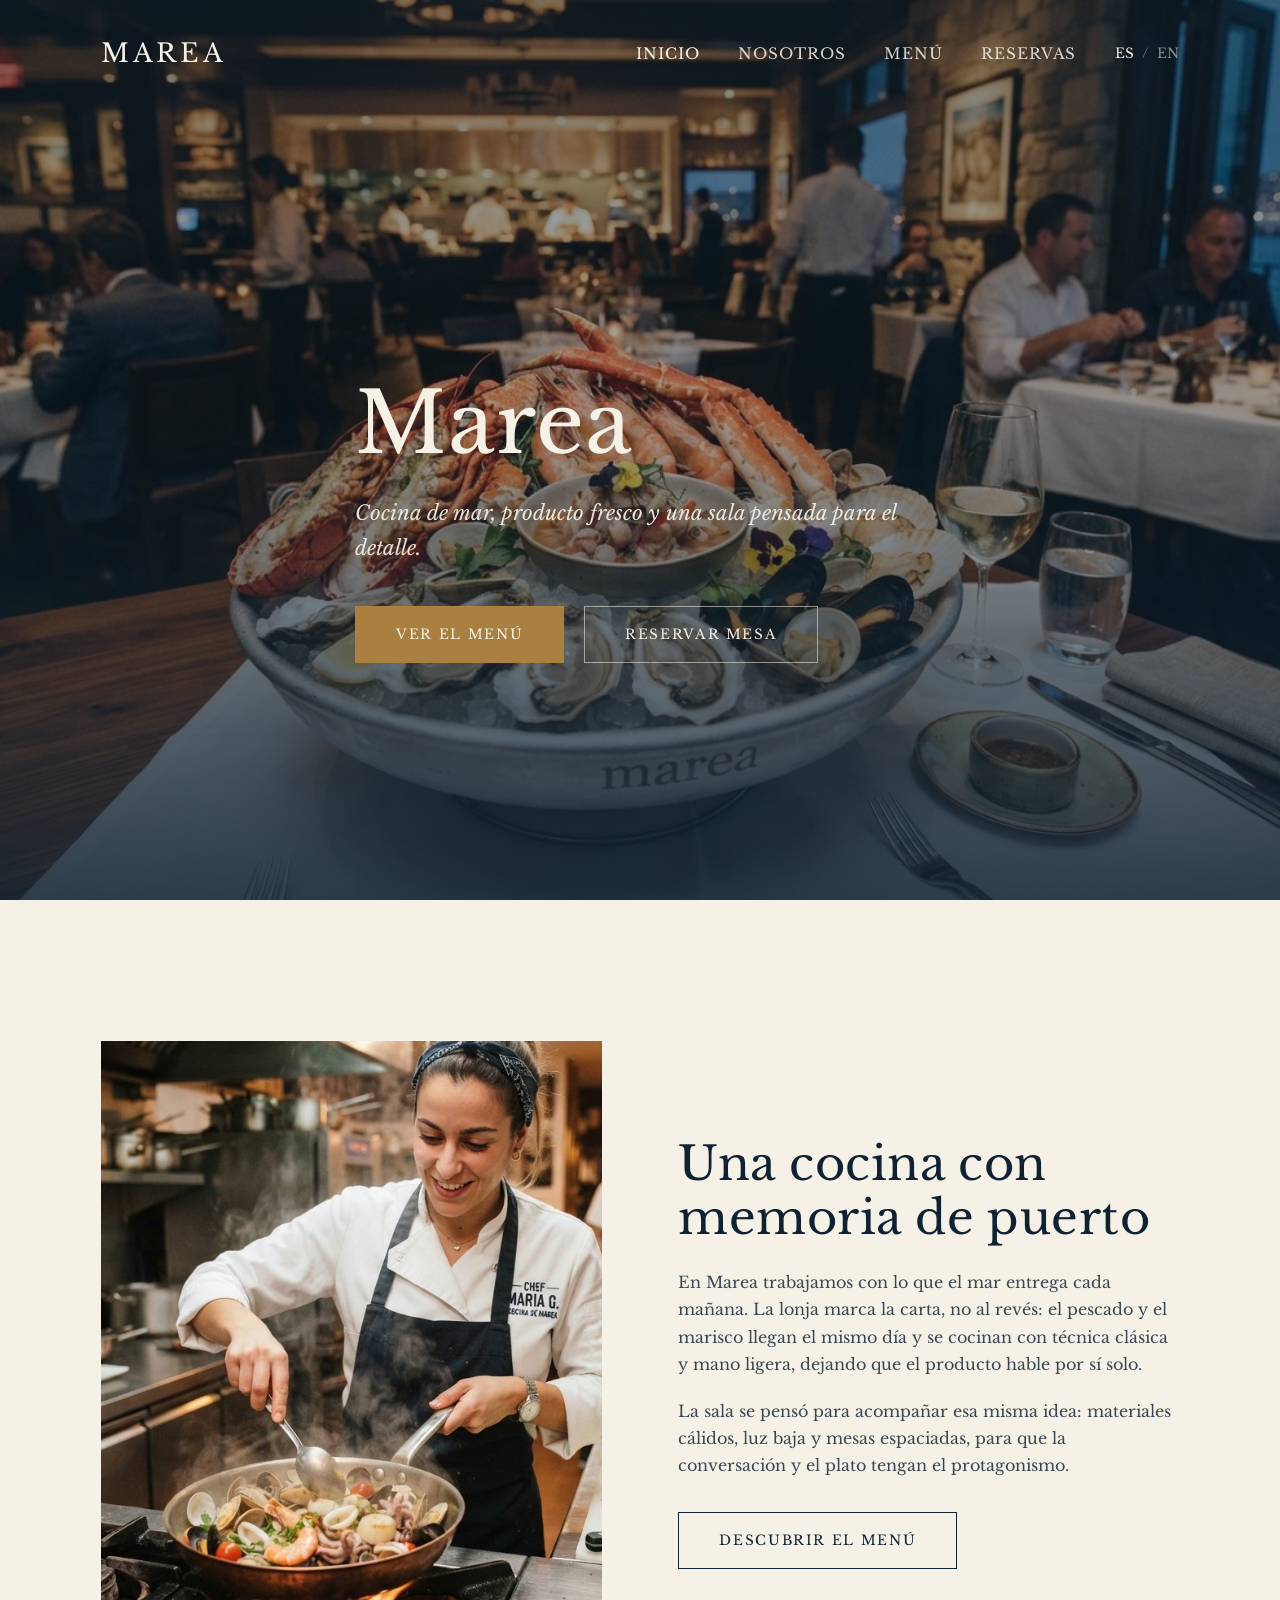
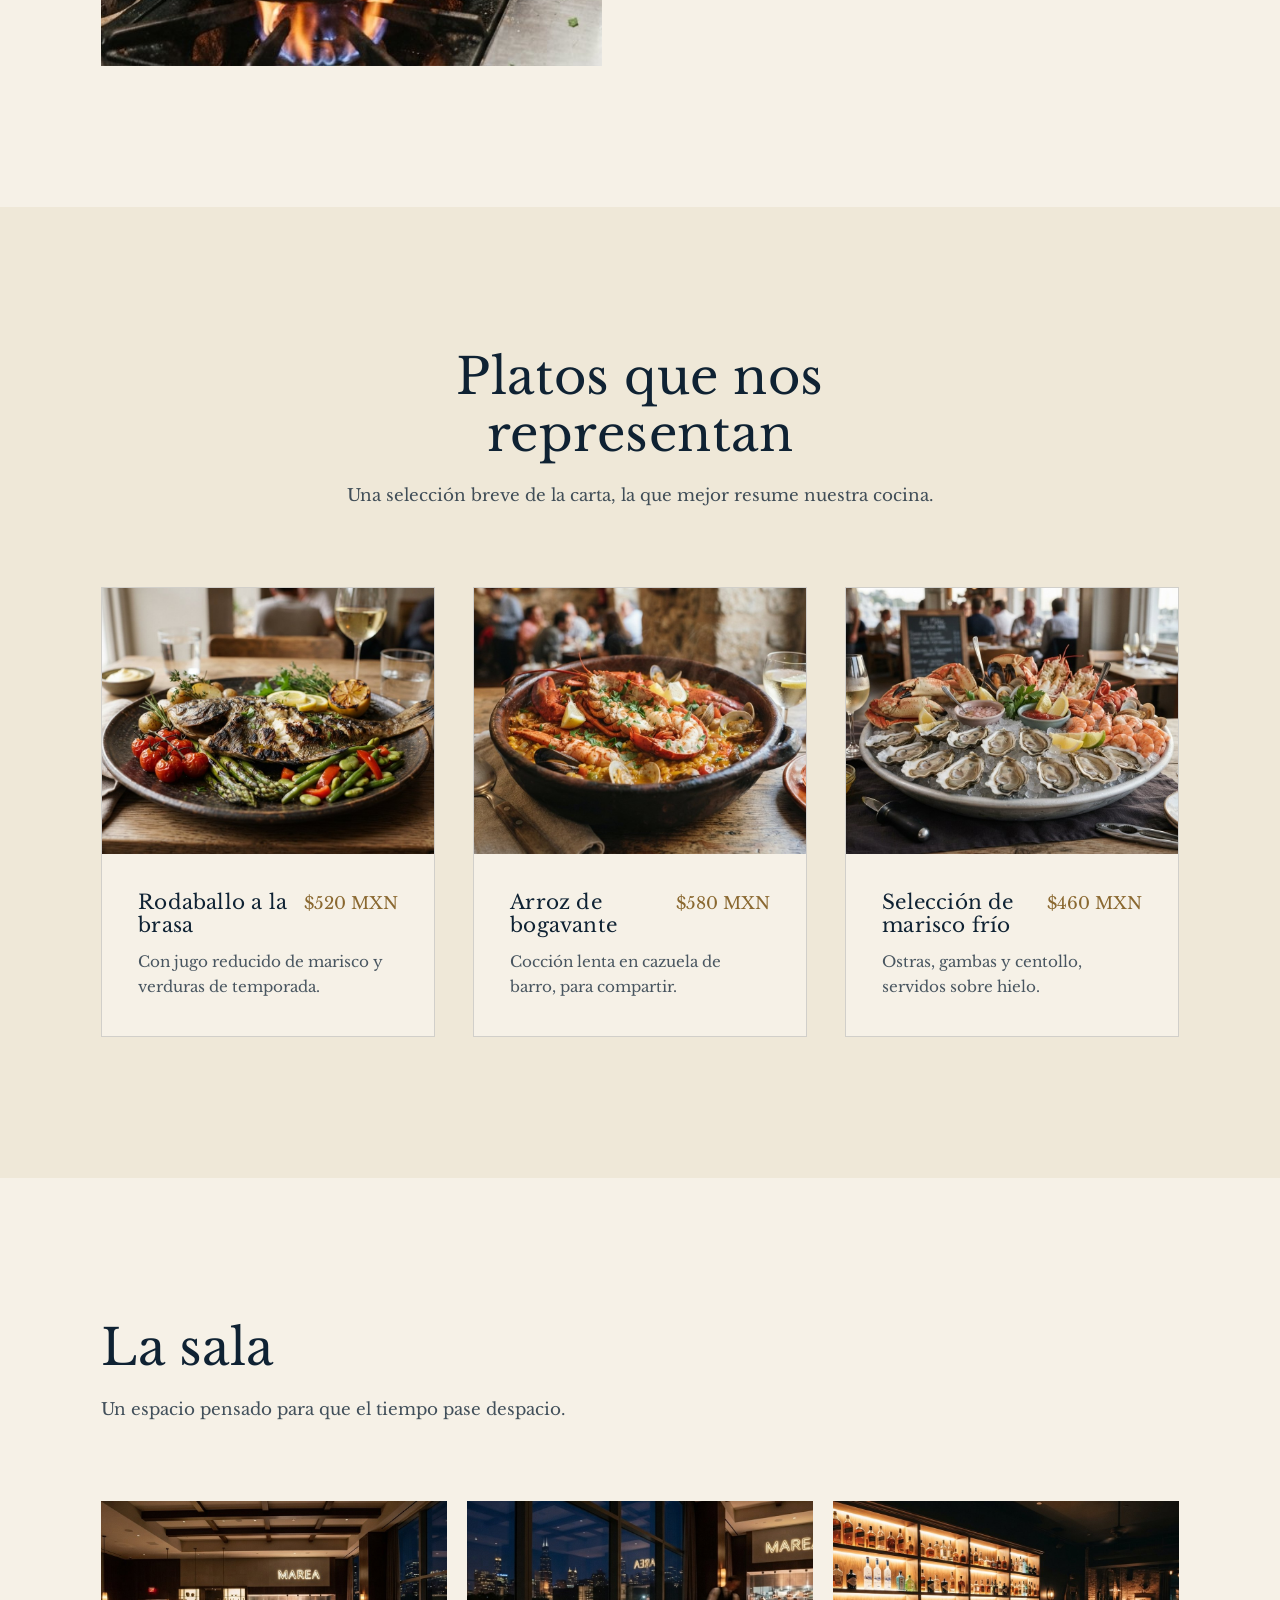
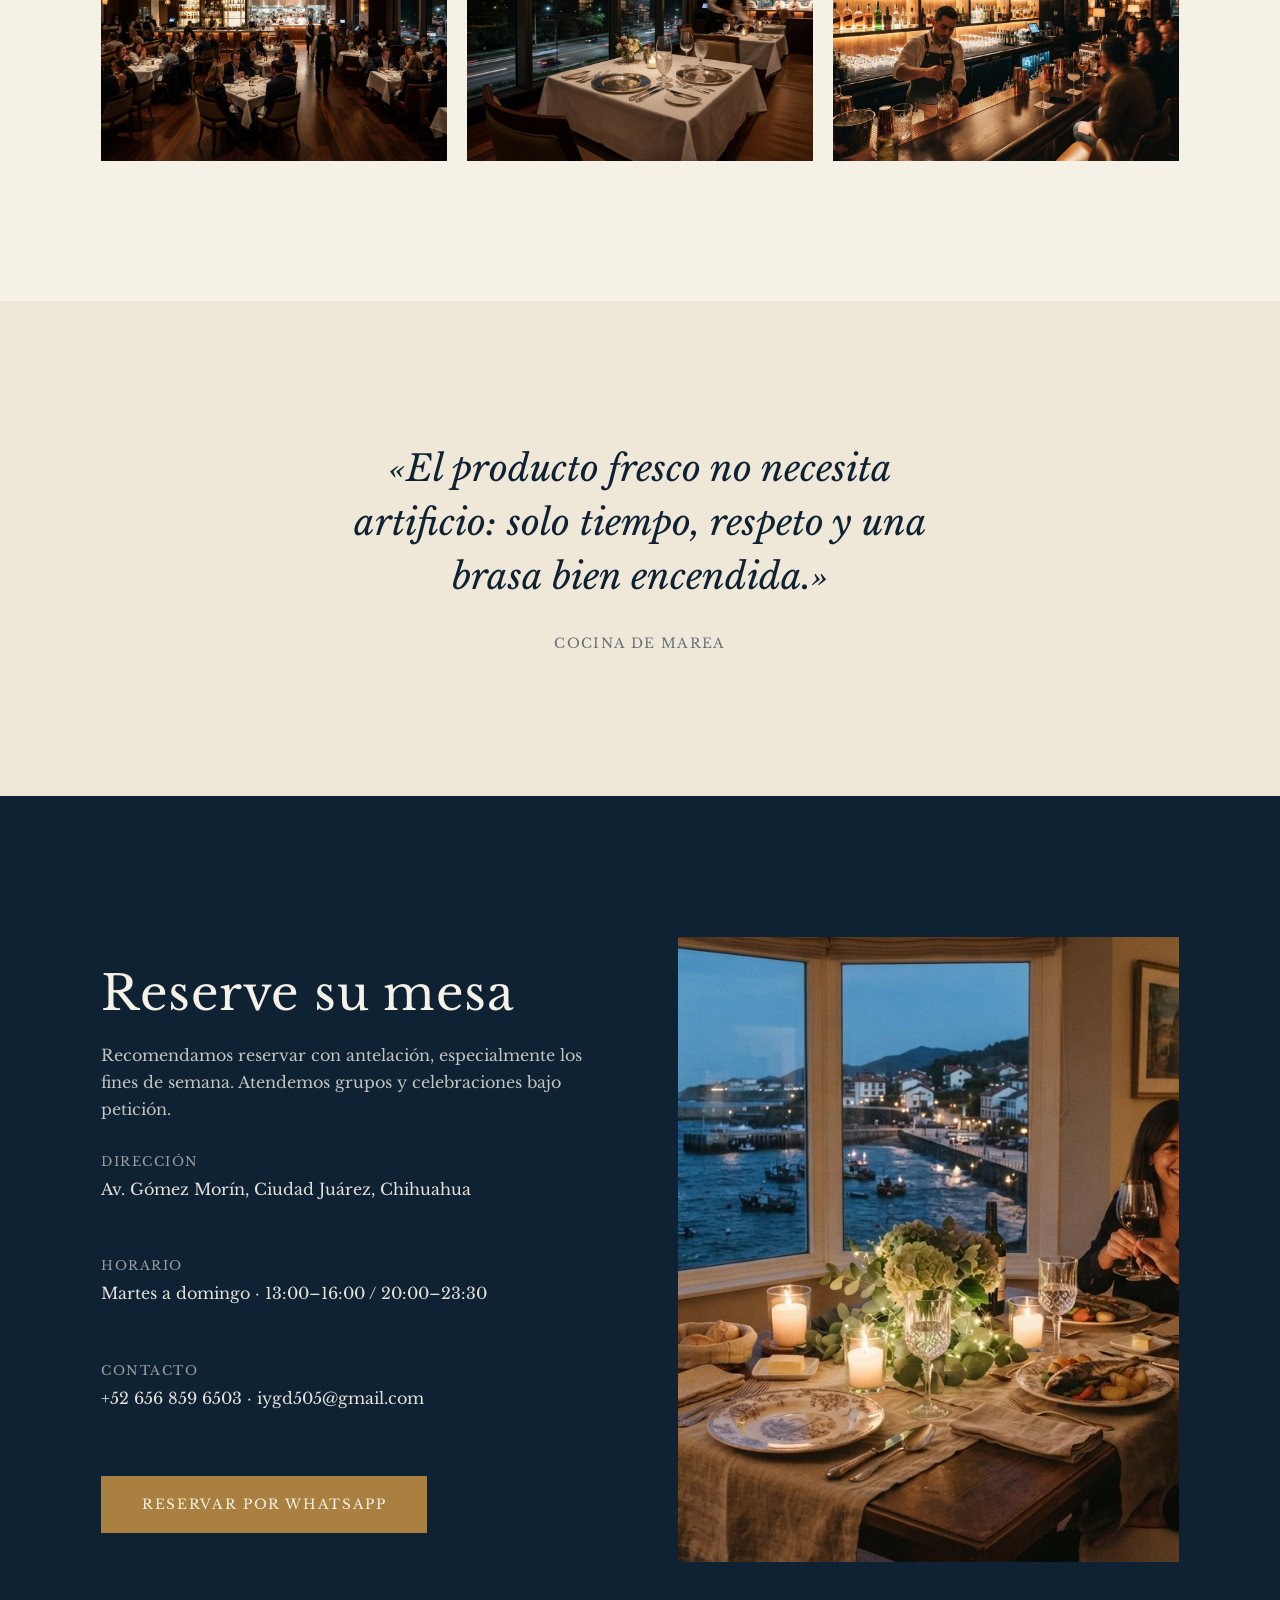
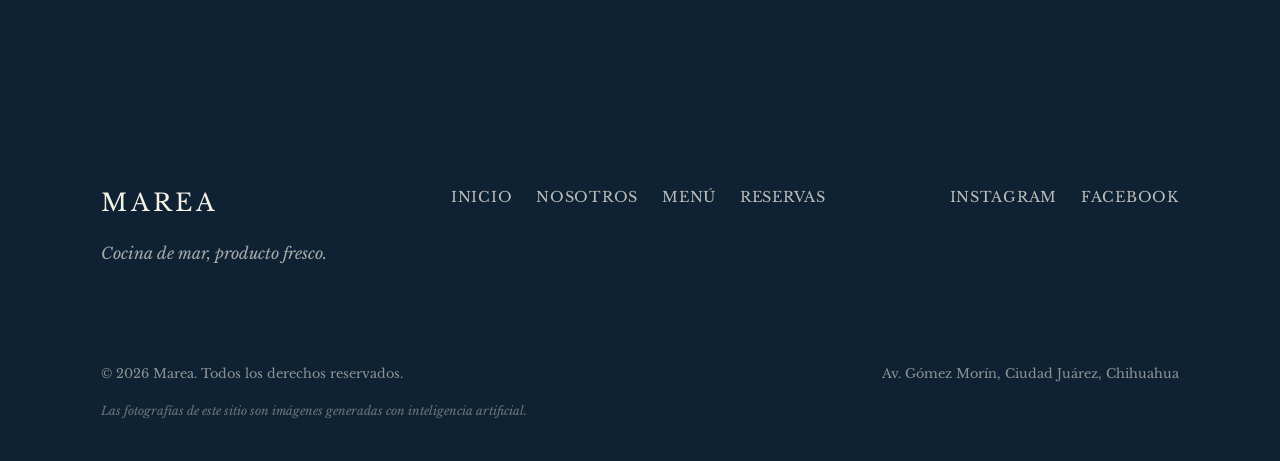
<file: index.html>
<!DOCTYPE html>
<html lang="es">
<head>
  <meta charset="UTF-8">
  <meta name="viewport" content="width=device-width, initial-scale=1.0">
  <title>Marea — Cocina de Mar</title>
  <meta name="description" content="Marea, restaurante de mariscos. Cocina de mar elaborada con producto fresco y una sala pensada para el detalle.">

  <link rel="preconnect" href="https://fonts.googleapis.com">
  <link rel="preconnect" href="https://fonts.gstatic.com" crossorigin>
  <link href="https://fonts.googleapis.com/css2?family=Libre+Baskerville:ital,wght@0,400;0,700;1,400&display=swap" rel="stylesheet">

  <link rel="stylesheet" href="assets/css/style.css">

  <!-- INSERTAR AQUÍ: favicon del restaurante. Reemplazar el archivo assets/images/favicon.png (formato PNG, 512x512px) sin cambiar esta ruta. -->
  <link rel="icon" href="assets/images/favicon.png" type="image/png">
</head>
<body>

  <header class="site-header" data-header>
    <div class="container site-header__inner">
      <a href="index.html" class="logo">Marea</a>

      <div class="site-header__right">
        <nav class="main-nav" data-nav id="main-nav">
          <ul>
            <li><a href="index.html" class="is-active" data-i18n="nav_inicio">Inicio</a></li>
            <li><a href="index.html#nosotros" data-i18n="nav_nosotros">Nosotros</a></li>
            <li><a href="menu.html" data-i18n="nav_menu">Menú</a></li>
            <li><a href="index.html#reservas" data-i18n="nav_reservas">Reservas</a></li>
          </ul>
        </nav>

        <div class="lang-switch" data-lang-switch aria-label="Seleccionar idioma / moneda">
          <button type="button" class="lang-switch__btn is-active" data-lang-btn="es">ES</button>
          <span class="lang-switch__divider">/</span>
          <button type="button" class="lang-switch__btn" data-lang-btn="en">EN</button>
        </div>

        <button class="nav-toggle" data-nav-toggle aria-label="Abrir menú de navegación" aria-expanded="false" aria-controls="main-nav">
          <span></span><span></span><span></span>
        </button>
      </div>
    </div>
  </header>

  <main>

    <!-- HERO -->
    <section class="hero">
      <img
        src="assets/images/hero-principal.jpg"
        alt="Torre de mariscos servida en la sala principal de Marea"
        class="hero__image"
      >

      <div class="container hero__content">
        <h1 class="hero__title">Marea</h1>
        <p class="hero__subtitle" data-i18n="hero_subtitle">Cocina de mar, producto fresco y una sala pensada para el detalle.</p>
        <div class="hero__actions">
          <a href="menu.html" class="btn btn--primary" data-i18n="hero_cta_menu">Ver el menú</a>
          <a href="#" class="btn btn--outline" data-whatsapp-cta data-i18n="hero_cta_reserve">Reservar mesa</a>
        </div>
      </div>
    </section>

    <!-- NOSOTROS -->
    <section id="nosotros">
      <div class="container about">
        <div class="about__media">
          <img
            src="assets/images/nosotros.jpg"
            alt="La chef de Marea preparando un guiso de mariscos en la cocina"
          >
        </div>
        <div class="about__body">
          <h2 data-i18n="about_title">Una cocina con memoria de puerto</h2>
          <p data-i18n="about_p1">
            En Marea trabajamos con lo que el mar entrega cada mañana. La lonja marca la carta,
            no al revés: el pescado y el marisco llegan el mismo día y se cocinan con técnica
            clásica y mano ligera, dejando que el producto hable por sí solo.
          </p>
          <p data-i18n="about_p2">
            La sala se pensó para acompañar esa misma idea: materiales cálidos, luz baja y mesas
            espaciadas, para que la conversación y el plato tengan el protagonismo.
          </p>
          <a href="menu.html" class="btn btn--dark" data-i18n="about_cta">Descubrir el menú</a>
        </div>
      </div>
    </section>

    <!-- PLATOS DESTACADOS -->
    <section class="section--soft">
      <div class="container">
        <div class="section-heading section-heading--center">
          <h2 data-i18n="dishes_title">Platos que nos representan</h2>
          <p data-i18n="dishes_subtitle">Una selección breve de la carta, la que mejor resume nuestra cocina.</p>
        </div>

        <div class="dishes__grid">
          <article class="card">
            <div class="card__media">
              <img src="assets/images/plato-01.jpg" alt="Rodaballo a la brasa con guarnición de temporada">
            </div>
            <div class="card__body">
              <div class="card__row">
                <h3 data-i18n="dish1_name">Rodaballo a la brasa</h3>
                <span class="card__price" data-price="520">$520 MXN</span>
              </div>
              <p data-i18n="dish1_desc">Con jugo reducido de marisco y verduras de temporada.</p>
            </div>
          </article>

          <article class="card">
            <div class="card__media">
              <img src="assets/images/plato-02.jpg" alt="Arroz de bogavante servido en cazuela de barro">
            </div>
            <div class="card__body">
              <div class="card__row">
                <h3 data-i18n="dish2_name">Arroz de bogavante</h3>
                <span class="card__price" data-price="580">$580 MXN</span>
              </div>
              <p data-i18n="dish2_desc">Cocción lenta en cazuela de barro, para compartir.</p>
            </div>
          </article>

          <article class="card">
            <div class="card__media">
              <img src="assets/images/plato-03.jpg" alt="Selección de ostras, camarón y jaiba sobre hielo">
            </div>
            <div class="card__body">
              <div class="card__row">
                <h3 data-i18n="dish3_name">Selección de marisco frío</h3>
                <span class="card__price" data-price="460">$460 MXN</span>
              </div>
              <p data-i18n="dish3_desc">Ostras, gambas y centollo, servidos sobre hielo.</p>
            </div>
          </article>
        </div>
      </div>
    </section>

    <!-- AMBIENTE / GALERÍA -->
    <section>
      <div class="container">
        <div class="section-heading">
          <h2 data-i18n="gallery_title">La sala</h2>
          <p data-i18n="gallery_subtitle">Un espacio pensado para que el tiempo pase despacio.</p>
        </div>

        <div class="gallery">
          <div class="gallery__item gallery__item--tall">
            <img src="assets/images/sala-01.jpg" alt="Vista general de la sala principal de Marea">
          </div>
          <div class="gallery__item gallery__item--wide">
            <img src="assets/images/sala-02.jpg" alt="Mesa montada junto a la ventana con vista a la ciudad">
          </div>
          <div class="gallery__item gallery__item--wide">
            <img src="assets/images/sala-03.jpg" alt="Barra de la sala con botellero iluminado">
          </div>
        </div>
      </div>
    </section>

    <!-- CITA -->
    <section class="section--soft">
      <div class="container quote">
        <blockquote data-i18n="quote_text">
          «El producto fresco no necesita artificio: solo tiempo, respeto y una brasa bien encendida.»
        </blockquote>
        <cite data-i18n="quote_cite">Cocina de Marea</cite>
      </div>
    </section>

    <!-- RESERVAS / CONTACTO -->
    <section class="reserve" id="reservas">
      <div class="container reserve__grid">
        <div class="reserve__body">
          <h2 data-i18n="reserve_title">Reserve su mesa</h2>
          <p data-i18n="reserve_p">
            Recomendamos reservar con antelación, especialmente los fines de semana.
            Atendemos grupos y celebraciones bajo petición.
          </p>

          <div class="reserve__details">
            <div>
              <h4 data-i18n="reserve_dir_label">Dirección</h4>
              <p>Av. Gómez Morín, Ciudad Juárez, Chihuahua</p>
            </div>
            <div>
              <h4 data-i18n="reserve_hours_label">Horario</h4>
              <p data-i18n="reserve_hours_value">Martes a domingo · 13:00–16:00 / 20:00–23:30</p>
            </div>
            <div>
              <h4 data-i18n="reserve_contact_label">Contacto</h4>
              <p>+52 656 859 6503 · iygd505@gmail.com</p>
            </div>
          </div>

          <a href="#" class="btn btn--primary" data-whatsapp-cta data-i18n="reserve_cta" style="margin-top: 2rem;">Reservar por WhatsApp</a>
        </div>

        <div class="reserve__media">
          <img src="assets/images/reservas.jpg" alt="Mesa preparada para la cena en Marea">
        </div>
      </div>
    </section>

  </main>

  <footer class="site-footer">
    <div class="container">
      <div class="site-footer__top">
        <div>
          <div class="site-footer__logo">Marea</div>
          <p class="site-footer__tagline" data-i18n="footer_tagline">Cocina de mar, producto fresco.</p>
        </div>

        <nav class="site-footer__nav">
          <ul>
            <li><a href="index.html" data-i18n="nav_inicio">Inicio</a></li>
            <li><a href="index.html#nosotros" data-i18n="nav_nosotros">Nosotros</a></li>
            <li><a href="menu.html" data-i18n="nav_menu">Menú</a></li>
            <li><a href="index.html#reservas" data-i18n="nav_reservas">Reservas</a></li>
          </ul>
        </nav>

        <nav class="site-footer__social">
          <ul>
            <li><a href="https://www.instagram.com/net._.ly?igsh=cXN5MW1randmbnY5&utm_source=qr" target="_blank" rel="noopener">Instagram</a></li>
            <li><a href="https://www.facebook.com/share/1BLSXnrDD1/?mibextid=wwXIfr" target="_blank" rel="noopener">Facebook</a></li>
          </ul>
        </nav>
      </div>

      <div class="site-footer__bottom">
        <span data-i18n="footer_copyright">© 2026 Marea. Todos los derechos reservados.</span>
        <span>Av. Gómez Morín, Ciudad Juárez, Chihuahua</span>
      </div>
      <p class="site-footer__disclaimer" data-i18n="footer_ai_disclaimer">Las fotografías de este sitio son imágenes generadas con inteligencia artificial.</p>
    </div>
  </footer>

  <script src="assets/js/main.js"></script>
</body>
</html>
</file>
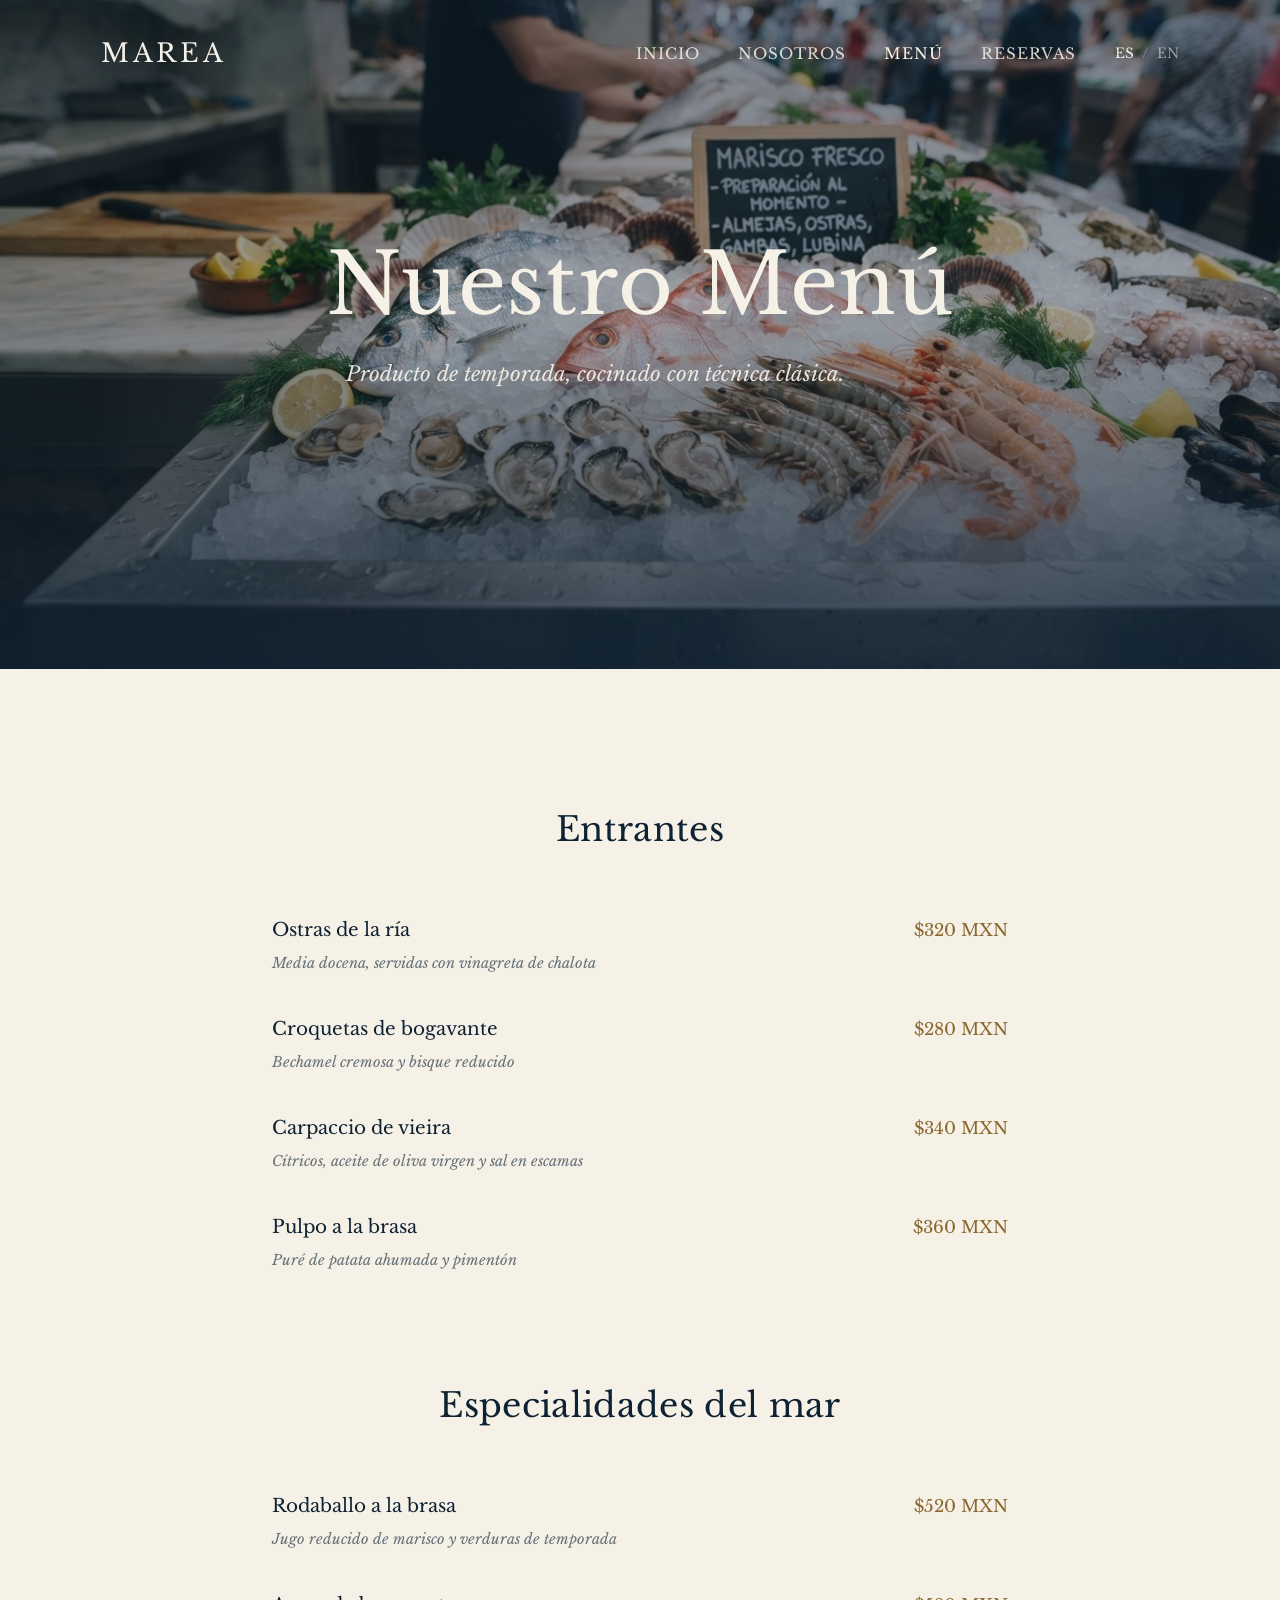
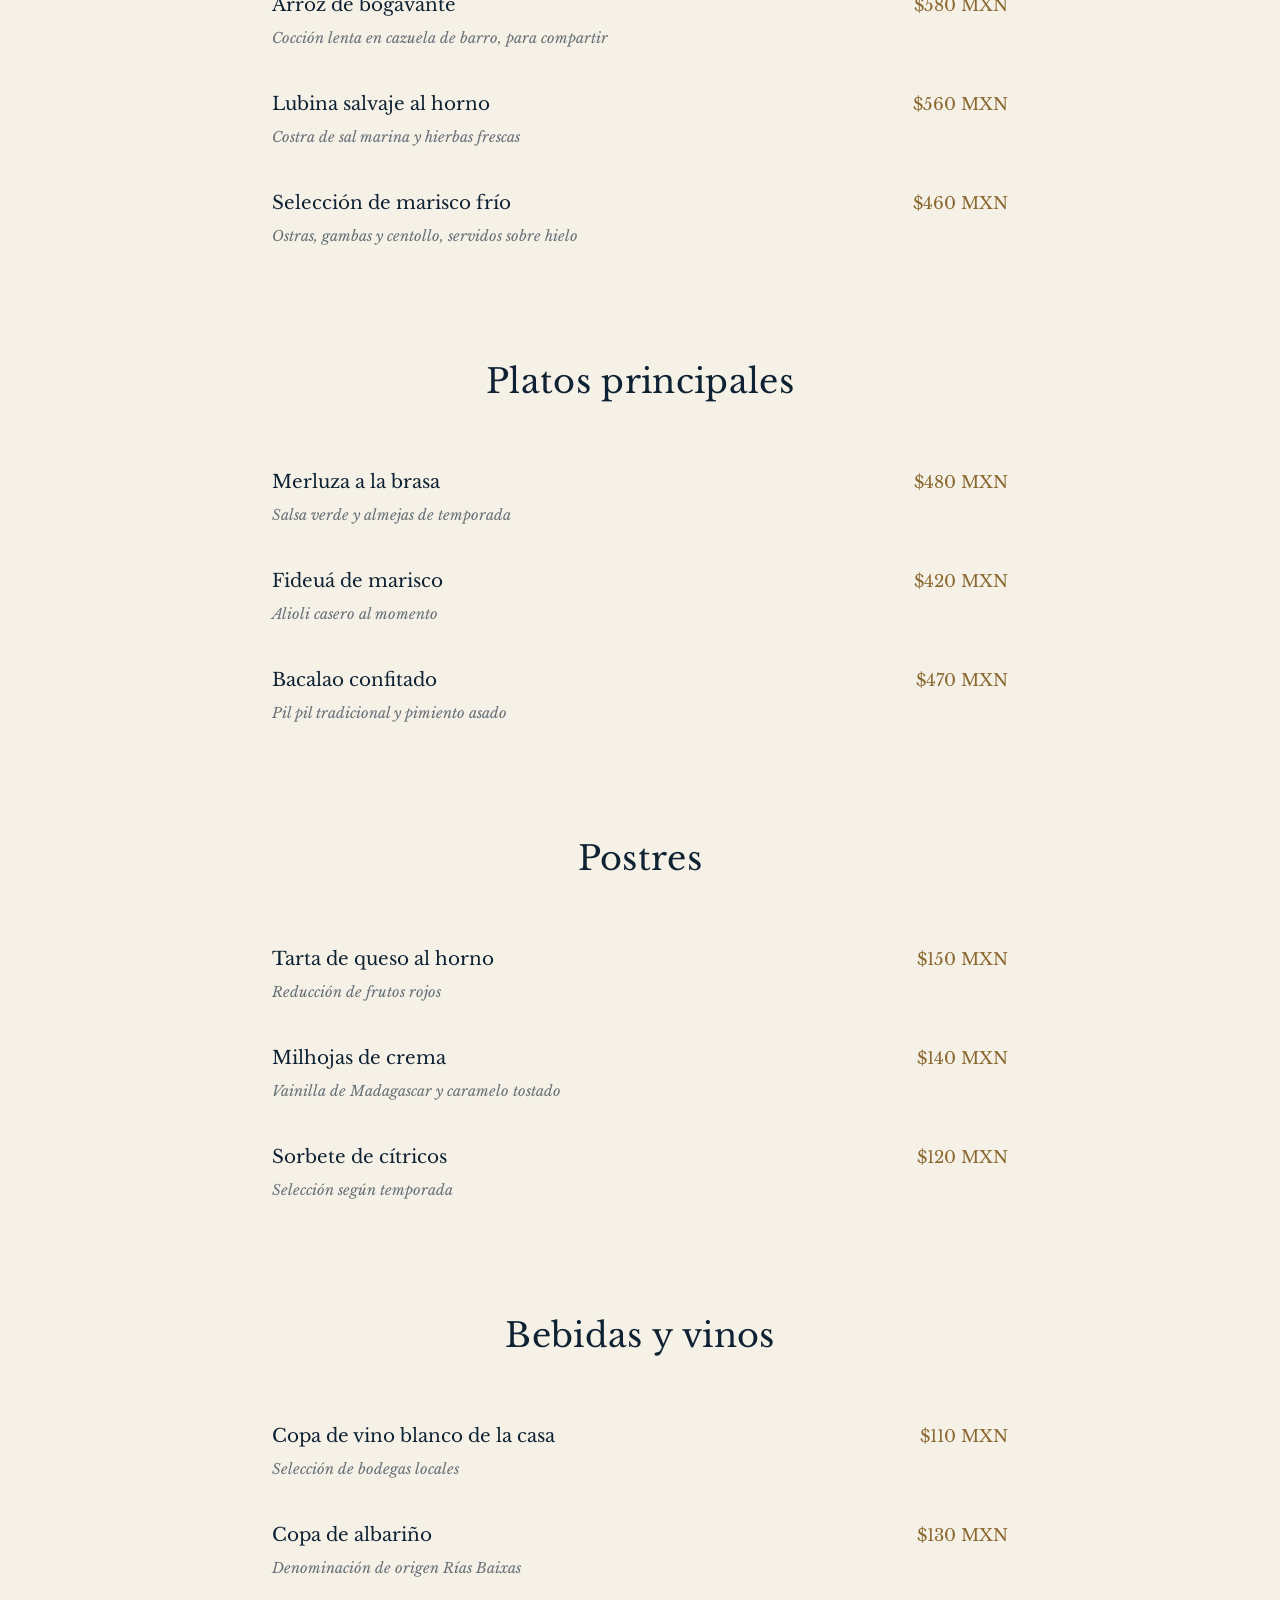
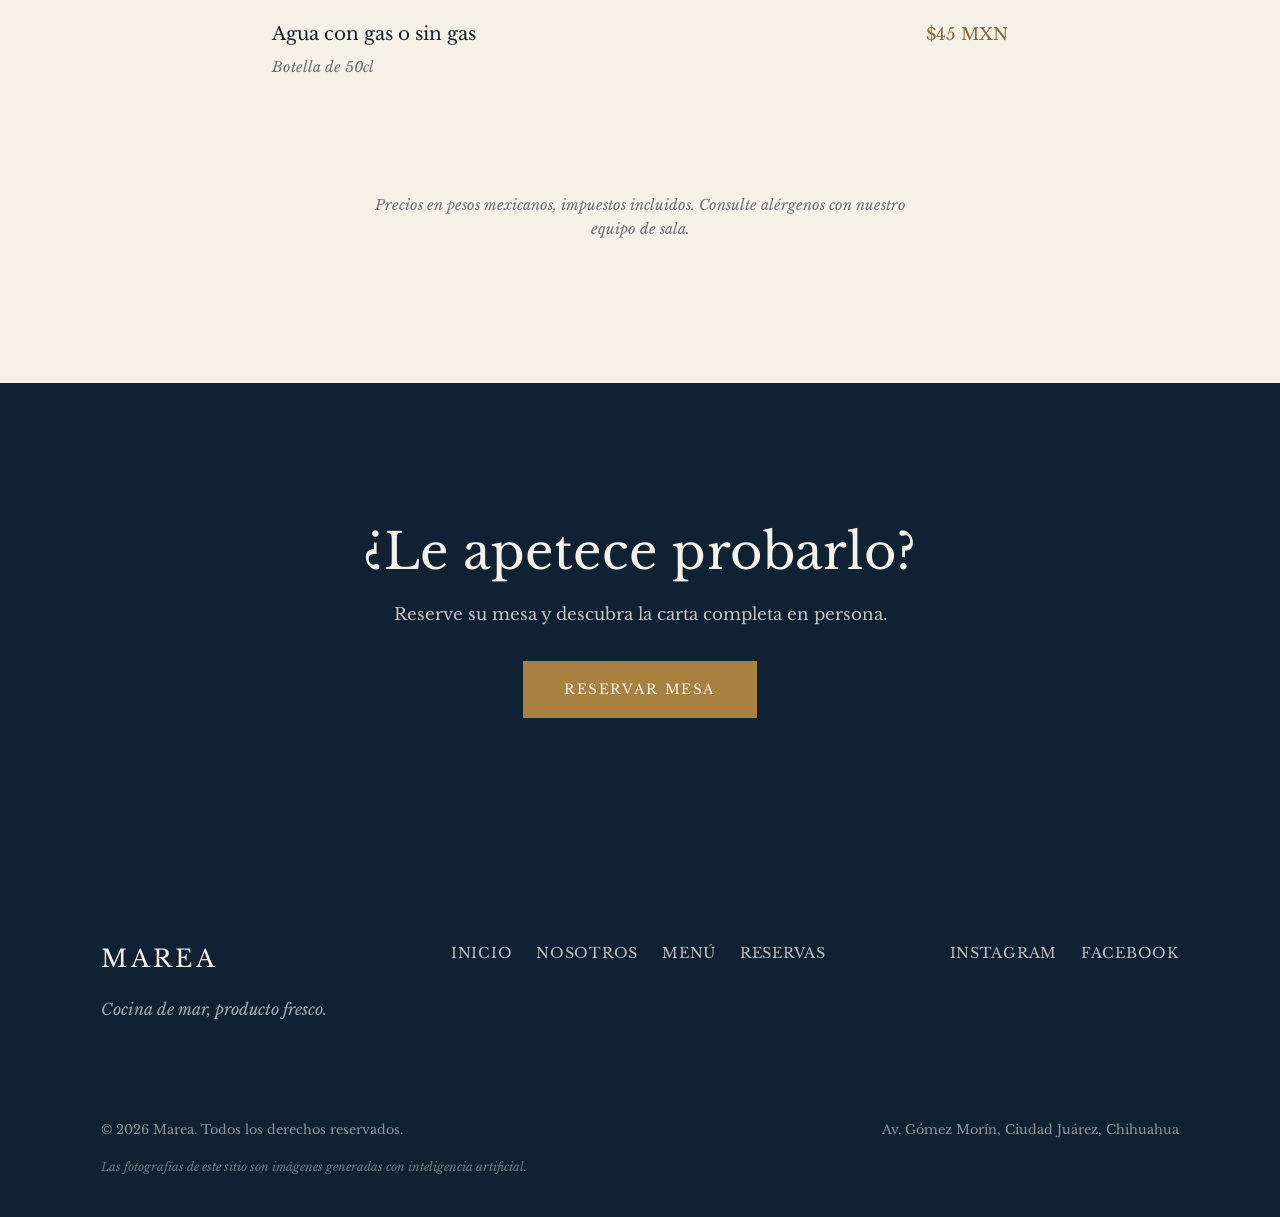
<file: menu.html>
<!DOCTYPE html>
<html lang="es">
<head>
  <meta charset="UTF-8">
  <meta name="viewport" content="width=device-width, initial-scale=1.0">
  <title>Menú — Marea</title>
  <meta name="description" content="Carta de Marea: entrantes, especialidades del mar, platos principales, postres y vinos.">

  <link rel="preconnect" href="https://fonts.googleapis.com">
  <link rel="preconnect" href="https://fonts.gstatic.com" crossorigin>
  <link href="https://fonts.googleapis.com/css2?family=Libre+Baskerville:ital,wght@0,400;0,700;1,400&display=swap" rel="stylesheet">

  <link rel="stylesheet" href="assets/css/style.css">

  <!-- INSERTAR AQUÍ: favicon del restaurante (mismo archivo que en index.html). -->
  <link rel="icon" href="assets/images/favicon.png" type="image/png">
</head>
<body>

  <header class="site-header" data-header>
    <div class="container site-header__inner">
      <a href="index.html" class="logo">Marea</a>

      <div class="site-header__right">
        <nav class="main-nav" data-nav id="main-nav">
          <ul>
            <li><a href="index.html" data-i18n="nav_inicio">Inicio</a></li>
            <li><a href="index.html#nosotros" data-i18n="nav_nosotros">Nosotros</a></li>
            <li><a href="menu.html" class="is-active" data-i18n="nav_menu">Menú</a></li>
            <li><a href="index.html#reservas" data-i18n="nav_reservas">Reservas</a></li>
          </ul>
        </nav>

        <div class="lang-switch" data-lang-switch aria-label="Seleccionar idioma / moneda">
          <button type="button" class="lang-switch__btn is-active" data-lang-btn="es">ES</button>
          <span class="lang-switch__divider">/</span>
          <button type="button" class="lang-switch__btn" data-lang-btn="en">EN</button>
        </div>

        <button class="nav-toggle" data-nav-toggle aria-label="Abrir menú de navegación" aria-expanded="false" aria-controls="main-nav">
          <span></span><span></span><span></span>
        </button>
      </div>
    </div>
  </header>

  <main>

    <!-- HERO DE MENÚ -->
    <section class="hero hero--compact">
      <img
        src="assets/images/hero-menu.jpg"
        alt="Puesto de pescado y marisco fresco sobre hielo, listo para su preparación"
        class="hero__image"
      >

      <div class="container hero__content">
        <h1 class="hero__title" data-i18n="menu_hero_title">Nuestro Menú</h1>
        <p class="hero__subtitle" data-i18n="menu_hero_subtitle">Producto de temporada, cocinado con técnica clásica.</p>
      </div>
    </section>

    <!-- CARTA -->
    <section>
      <div class="container">

        <div class="menu-category">
          <h2 class="menu-category__title" data-i18n="cat_entrantes">Entrantes</h2>

          <a href="platillo.html?id=ostras-de-la-ria" class="menu-item menu-item--link">
            <div>
              <span class="menu-item__name" data-i18n="item1_name">Ostras de la ría</span>
              <span class="menu-item__desc" data-i18n="item1_desc">Media docena, servidas con vinagreta de chalota</span>
            </div>
            <span class="menu-item__price" data-price="320">$320 MXN</span>
          </a>

          <a href="platillo.html?id=croquetas-de-bogavante" class="menu-item menu-item--link">
            <div>
              <span class="menu-item__name" data-i18n="item2_name">Croquetas de bogavante</span>
              <span class="menu-item__desc" data-i18n="item2_desc">Bechamel cremosa y bisque reducido</span>
            </div>
            <span class="menu-item__price" data-price="280">$280 MXN</span>
          </a>

          <a href="platillo.html?id=carpaccio-de-vieira" class="menu-item menu-item--link">
            <div>
              <span class="menu-item__name" data-i18n="item3_name">Carpaccio de vieira</span>
              <span class="menu-item__desc" data-i18n="item3_desc">Cítricos, aceite de oliva virgen y sal en escamas</span>
            </div>
            <span class="menu-item__price" data-price="340">$340 MXN</span>
          </a>

          <a href="platillo.html?id=pulpo-a-la-brasa" class="menu-item menu-item--link">
            <div>
              <span class="menu-item__name" data-i18n="item4_name">Pulpo a la brasa</span>
              <span class="menu-item__desc" data-i18n="item4_desc">Puré de patata ahumada y pimentón</span>
            </div>
            <span class="menu-item__price" data-price="360">$360 MXN</span>
          </a>
        </div>

        <div class="menu-category">
          <h2 class="menu-category__title" data-i18n="cat_mar">Especialidades del mar</h2>

          <div class="menu-item">
            <div>
              <span class="menu-item__name" data-i18n="item5_name">Rodaballo a la brasa</span>
              <span class="menu-item__desc" data-i18n="item5_desc">Jugo reducido de marisco y verduras de temporada</span>
            </div>
            <span class="menu-item__price" data-price="520">$520 MXN</span>
          </div>

          <a href="platillo.html?id=arroz-de-bogavante" class="menu-item menu-item--link">
            <div>
              <span class="menu-item__name" data-i18n="item6_name">Arroz de bogavante</span>
              <span class="menu-item__desc" data-i18n="item6_desc">Cocción lenta en cazuela de barro, para compartir</span>
            </div>
            <span class="menu-item__price" data-price="580">$580 MXN</span>
          </a>

          <a href="platillo.html?id=lubina-salvaje-al-horno" class="menu-item menu-item--link">
            <div>
              <span class="menu-item__name" data-i18n="item7_name">Lubina salvaje al horno</span>
              <span class="menu-item__desc" data-i18n="item7_desc">Costra de sal marina y hierbas frescas</span>
            </div>
            <span class="menu-item__price" data-price="560">$560 MXN</span>
          </a>

          <a href="platillo.html?id=seleccion-de-marisco-frio" class="menu-item menu-item--link">
            <div>
              <span class="menu-item__name" data-i18n="item8_name">Selección de marisco frío</span>
              <span class="menu-item__desc" data-i18n="item8_desc">Ostras, gambas y centollo, servidos sobre hielo</span>
            </div>
            <span class="menu-item__price" data-price="460">$460 MXN</span>
          </a>
        </div>

        <div class="menu-category">
          <h2 class="menu-category__title" data-i18n="cat_principales">Platos principales</h2>

          <a href="platillo.html?id=merluza-a-la-brasa" class="menu-item menu-item--link">
            <div>
              <span class="menu-item__name" data-i18n="item9_name">Merluza a la brasa</span>
              <span class="menu-item__desc" data-i18n="item9_desc">Salsa verde y almejas de temporada</span>
            </div>
            <span class="menu-item__price" data-price="480">$480 MXN</span>
          </a>

          <a href="platillo.html?id=fideua-de-marisco" class="menu-item menu-item--link">
            <div>
              <span class="menu-item__name" data-i18n="item10_name">Fideuá de marisco</span>
              <span class="menu-item__desc" data-i18n="item10_desc">Alioli casero al momento</span>
            </div>
            <span class="menu-item__price" data-price="420">$420 MXN</span>
          </a>

          <a href="platillo.html?id=bacalao-confitado" class="menu-item menu-item--link">
            <div>
              <span class="menu-item__name" data-i18n="item11_name">Bacalao confitado</span>
              <span class="menu-item__desc" data-i18n="item11_desc">Pil pil tradicional y pimiento asado</span>
            </div>
            <span class="menu-item__price" data-price="470">$470 MXN</span>
          </a>
        </div>

        <div class="menu-category">
          <h2 class="menu-category__title" data-i18n="cat_postres">Postres</h2>

          <a href="platillo.html?id=tarta-de-queso-al-horno" class="menu-item menu-item--link">
            <div>
              <span class="menu-item__name" data-i18n="item12_name">Tarta de queso al horno</span>
              <span class="menu-item__desc" data-i18n="item12_desc">Reducción de frutos rojos</span>
            </div>
            <span class="menu-item__price" data-price="150">$150 MXN</span>
          </a>

          <a href="platillo.html?id=milhojas-de-crema" class="menu-item menu-item--link">
            <div>
              <span class="menu-item__name" data-i18n="item13_name">Milhojas de crema</span>
              <span class="menu-item__desc" data-i18n="item13_desc">Vainilla de Madagascar y caramelo tostado</span>
            </div>
            <span class="menu-item__price" data-price="140">$140 MXN</span>
          </a>

          <a href="platillo.html?id=sorbete-de-citricos" class="menu-item menu-item--link">
            <div>
              <span class="menu-item__name" data-i18n="item14_name">Sorbete de cítricos</span>
              <span class="menu-item__desc" data-i18n="item14_desc">Selección según temporada</span>
            </div>
            <span class="menu-item__price" data-price="120">$120 MXN</span>
          </a>
        </div>

        <div class="menu-category">
          <h2 class="menu-category__title" data-i18n="cat_bebidas">Bebidas y vinos</h2>

          <a href="platillo.html?id=copa-de-vino-blanco-de-la-casa" class="menu-item menu-item--link">
            <div>
              <span class="menu-item__name" data-i18n="item15_name">Copa de vino blanco de la casa</span>
              <span class="menu-item__desc" data-i18n="item15_desc">Selección de bodegas locales</span>
            </div>
            <span class="menu-item__price" data-price="110">$110 MXN</span>
          </a>

          <a href="platillo.html?id=copa-de-albarino" class="menu-item menu-item--link">
            <div>
              <span class="menu-item__name" data-i18n="item16_name">Copa de albariño</span>
              <span class="menu-item__desc" data-i18n="item16_desc">Denominación de origen Rías Baixas</span>
            </div>
            <span class="menu-item__price" data-price="130">$130 MXN</span>
          </a>

          <a href="platillo.html?id=agua-con-gas-o-sin-gas" class="menu-item menu-item--link">
            <div>
              <span class="menu-item__name" data-i18n="item17_name">Agua con gas o sin gas</span>
              <span class="menu-item__desc" data-i18n="item17_desc">Botella de 50cl</span>
            </div>
            <span class="menu-item__price" data-price="45">$45 MXN</span>
          </a>
        </div>

        <p class="menu-note" data-i18n="menu_note">
          Precios en pesos mexicanos, impuestos incluidos. Consulte alérgenos con nuestro equipo de sala.
        </p>

      </div>
    </section>

    <!-- LLAMADA A RESERVAR -->
    <section class="reserve" id="reservas">
      <div class="container">
        <div class="section-heading section-heading--center" style="margin-bottom: 2rem;">
          <h2 data-i18n="menu_cta_title">¿Le apetece probarlo?</h2>
          <p data-i18n="menu_cta_subtitle">Reserve su mesa y descubra la carta completa en persona.</p>
        </div>
        <div style="display:flex; justify-content:center;">
          <a href="#" class="btn btn--primary" data-whatsapp-cta data-i18n="menu_cta_button">Reservar mesa</a>
        </div>
      </div>
    </section>

  </main>

  <footer class="site-footer">
    <div class="container">
      <div class="site-footer__top">
        <div>
          <div class="site-footer__logo">Marea</div>
          <p class="site-footer__tagline" data-i18n="footer_tagline">Cocina de mar, producto fresco.</p>
        </div>

        <nav class="site-footer__nav">
          <ul>
            <li><a href="index.html" data-i18n="nav_inicio">Inicio</a></li>
            <li><a href="index.html#nosotros" data-i18n="nav_nosotros">Nosotros</a></li>
            <li><a href="menu.html" data-i18n="nav_menu">Menú</a></li>
            <li><a href="index.html#reservas" data-i18n="nav_reservas">Reservas</a></li>
          </ul>
        </nav>

        <nav class="site-footer__social">
          <ul>
            <li><a href="https://www.instagram.com/net._.ly?igsh=cXN5MW1randmbnY5&utm_source=qr" target="_blank" rel="noopener">Instagram</a></li>
            <li><a href="https://www.facebook.com/share/1BLSXnrDD1/?mibextid=wwXIfr" target="_blank" rel="noopener">Facebook</a></li>
          </ul>
        </nav>
      </div>

      <div class="site-footer__bottom">
        <span data-i18n="footer_copyright">© 2026 Marea. Todos los derechos reservados.</span>
        <span>Av. Gómez Morín, Ciudad Juárez, Chihuahua</span>
      </div>
      <p class="site-footer__disclaimer" data-i18n="footer_ai_disclaimer">Las fotografías de este sitio son imágenes generadas con inteligencia artificial.</p>
    </div>
  </footer>

  <script src="assets/js/main.js"></script>
</body>
</html>
</file>
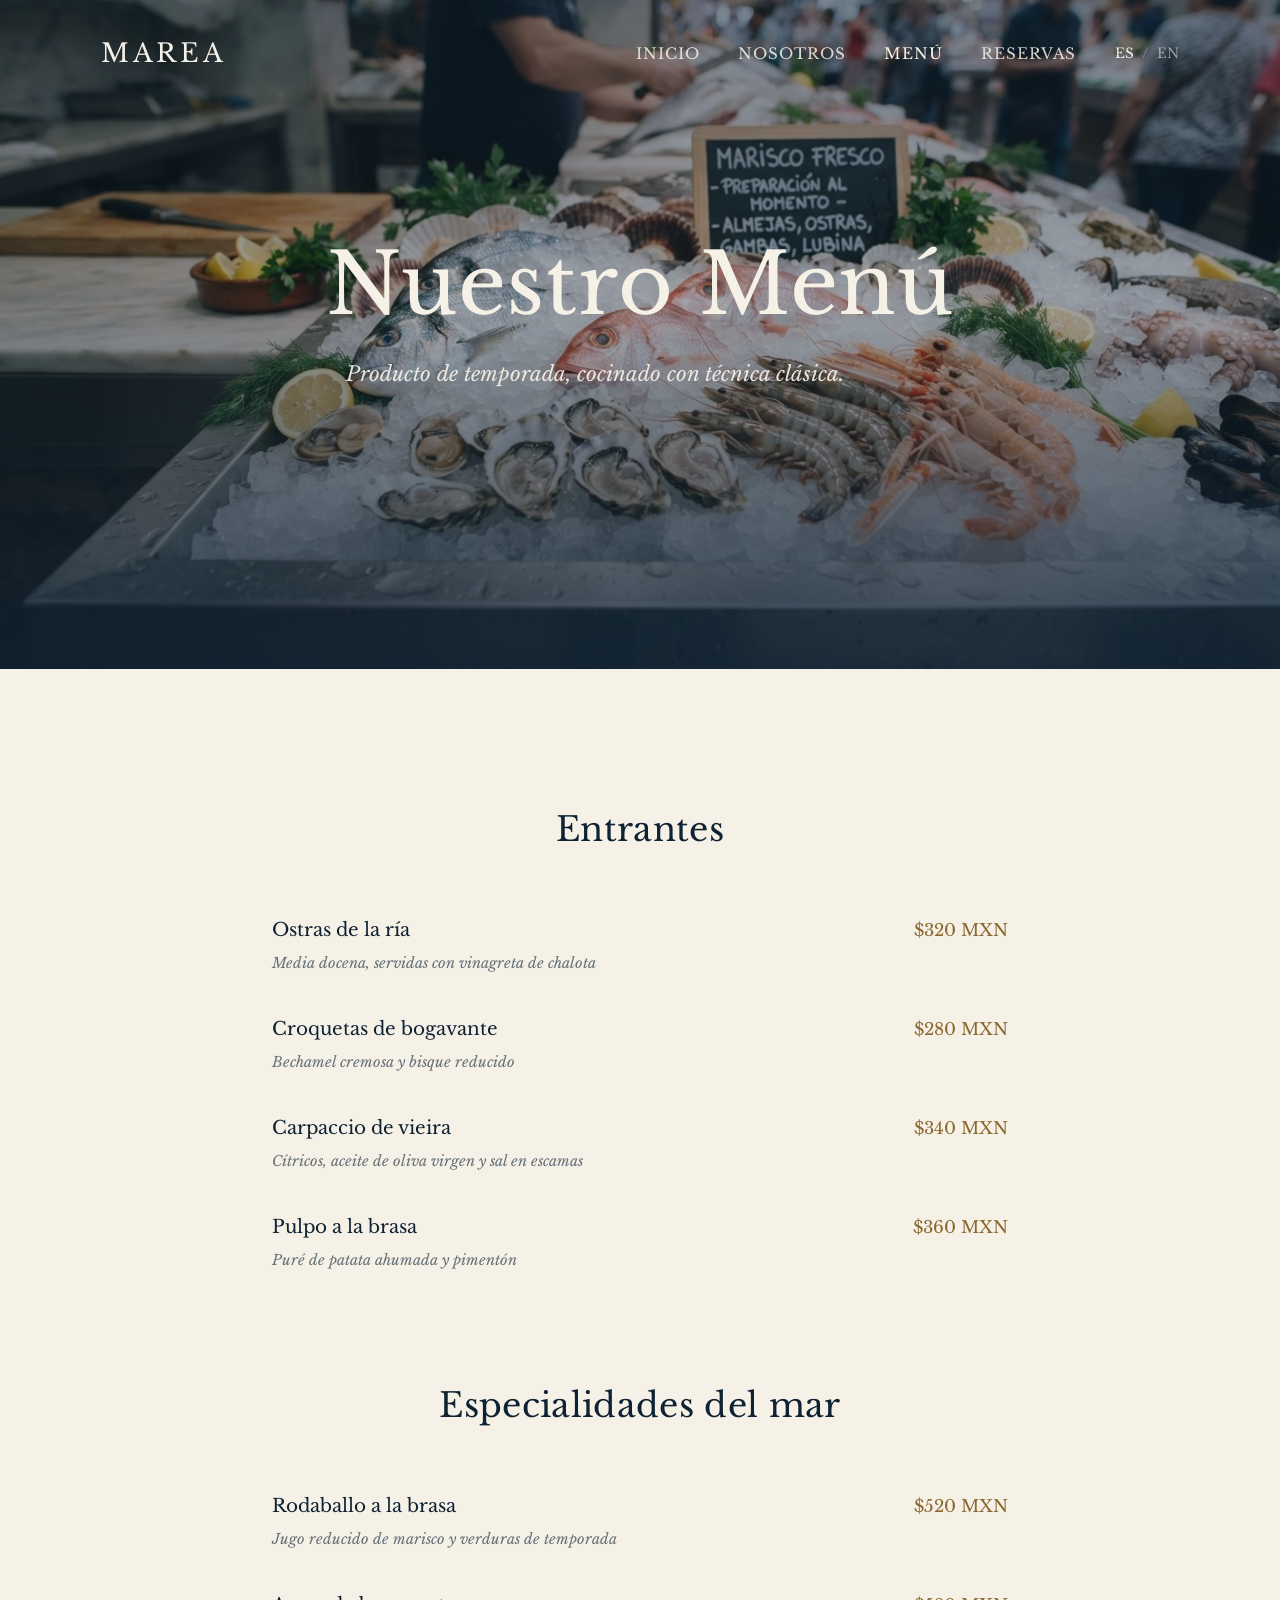
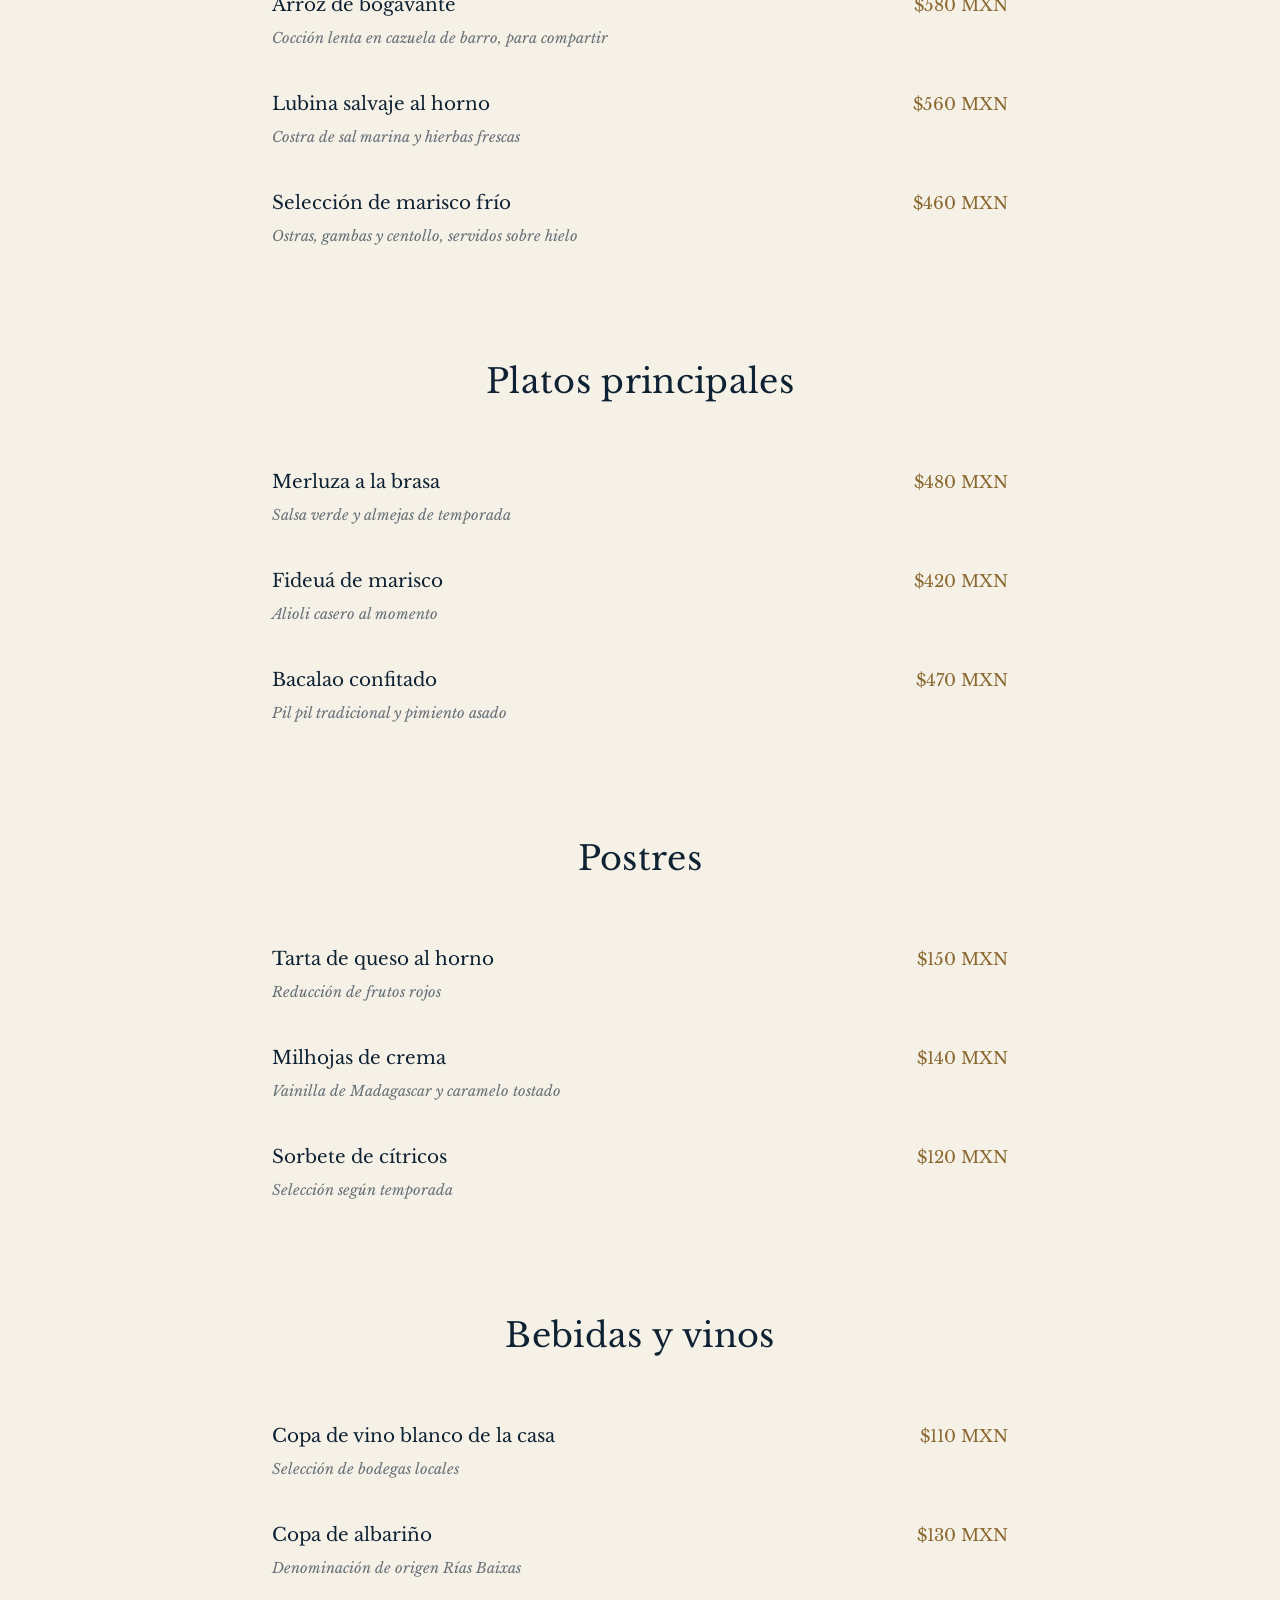
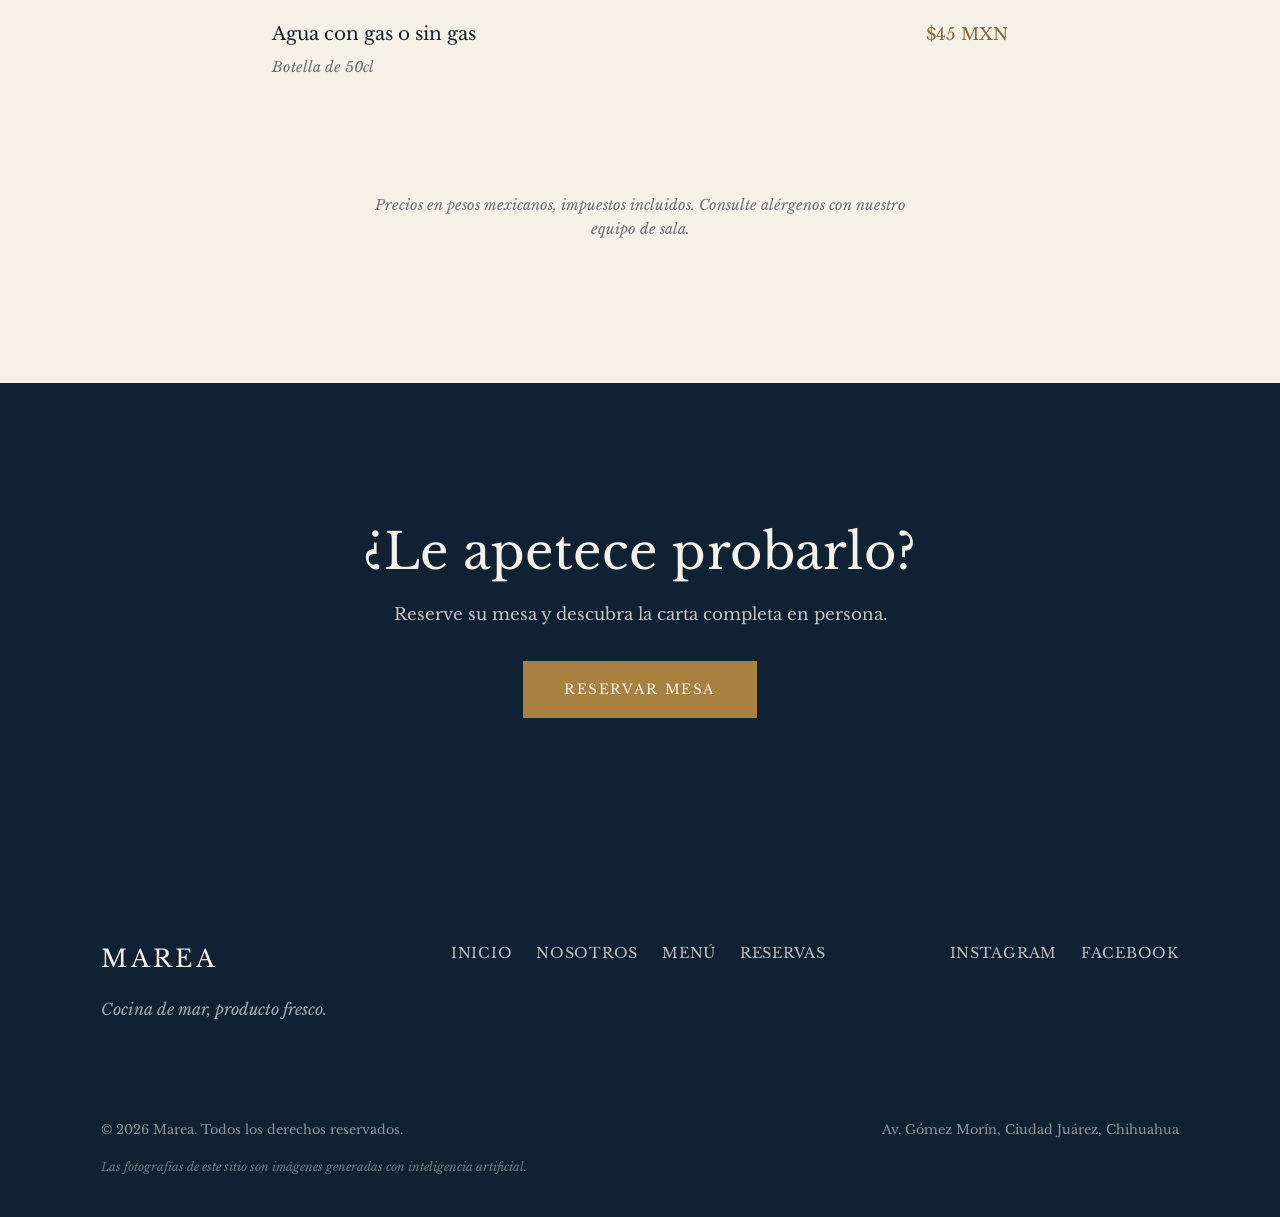
<file: platillo.html>
<!DOCTYPE html>
<html lang="es">
<head>
  <meta charset="UTF-8">
  <meta name="viewport" content="width=device-width, initial-scale=1.0">
  <title>Platillo — Marea</title>
  <meta name="robots" content="noindex">

  <link rel="preconnect" href="https://fonts.googleapis.com">
  <link rel="preconnect" href="https://fonts.gstatic.com" crossorigin>
  <link href="https://fonts.googleapis.com/css2?family=Libre+Baskerville:ital,wght@0,400;0,700;1,400&display=swap" rel="stylesheet">

  <link rel="stylesheet" href="assets/css/style.css">

  <!-- INSERTAR AQUÍ: favicon del restaurante (mismo archivo que en index.html). -->
  <link rel="icon" href="assets/images/favicon.png" type="image/png">
</head>
<body>

  <header class="site-header" data-header>
    <div class="container site-header__inner">
      <a href="index.html" class="logo">Marea</a>

      <div class="site-header__right">
        <nav class="main-nav" data-nav id="main-nav">
          <ul>
            <li><a href="index.html" data-i18n="nav_inicio">Inicio</a></li>
            <li><a href="index.html#nosotros" data-i18n="nav_nosotros">Nosotros</a></li>
            <li><a href="menu.html" data-i18n="nav_menu">Menú</a></li>
            <li><a href="index.html#reservas" data-i18n="nav_reservas">Reservas</a></li>
          </ul>
        </nav>

        <div class="lang-switch" data-lang-switch aria-label="Seleccionar idioma / moneda">
          <button type="button" class="lang-switch__btn is-active" data-lang-btn="es">ES</button>
          <span class="lang-switch__divider">/</span>
          <button type="button" class="lang-switch__btn" data-lang-btn="en">EN</button>
        </div>

        <button class="nav-toggle" data-nav-toggle aria-label="Abrir menú de navegación" aria-expanded="false" aria-controls="main-nav">
          <span></span><span></span><span></span>
        </button>
      </div>
    </div>
  </header>

  <main data-dish-detail>

    <!-- FOTOGRAFÍA DEL PLATILLO -->
    <section class="hero hero--compact">
      <img data-dish-image class="hero__image" alt="">
    </section>

    <!-- DETALLE -->
    <section>
      <div class="container">
        <div class="dish-detail">
          <a href="menu.html" class="dish-detail__back" data-i18n="dish_back_to_menu">‹ Volver al menú</a>

          <span class="dish-detail__tagline" data-dish-tagline></span>

          <div class="dish-detail__row">
            <h1 data-dish-name>&nbsp;</h1>
            <span class="dish-detail__price" data-dish-price></span>
          </div>

          <p class="dish-detail__description" data-dish-description></p>

          <div class="dish-detail__ingredients">
            <h2 data-i18n="dish_ingredients_label">Contiene</h2>
            <ul data-dish-ingredients></ul>
          </div>

          <div class="dish-detail__actions">
            <a href="#" class="btn btn--primary" data-whatsapp-cta data-dish-whatsapp data-i18n="dish_reserve_cta">Reservar por WhatsApp</a>
            <a href="menu.html" class="btn btn--dark" data-i18n="nav_menu">Menú</a>
          </div>
        </div>
      </div>
    </section>

  </main>

  <footer class="site-footer">
    <div class="container">
      <div class="site-footer__top">
        <div>
          <div class="site-footer__logo">Marea</div>
          <p class="site-footer__tagline" data-i18n="footer_tagline">Cocina de mar, producto fresco.</p>
        </div>

        <nav class="site-footer__nav">
          <ul>
            <li><a href="index.html" data-i18n="nav_inicio">Inicio</a></li>
            <li><a href="index.html#nosotros" data-i18n="nav_nosotros">Nosotros</a></li>
            <li><a href="menu.html" data-i18n="nav_menu">Menú</a></li>
            <li><a href="index.html#reservas" data-i18n="nav_reservas">Reservas</a></li>
          </ul>
        </nav>

        <nav class="site-footer__social">
          <ul>
            <li><a href="https://www.instagram.com/net._.ly?igsh=cXN5MW1randmbnY5&utm_source=qr" target="_blank" rel="noopener">Instagram</a></li>
            <li><a href="https://www.facebook.com/share/1BLSXnrDD1/?mibextid=wwXIfr" target="_blank" rel="noopener">Facebook</a></li>
          </ul>
        </nav>
      </div>

      <div class="site-footer__bottom">
        <span data-i18n="footer_copyright">© 2026 Marea. Todos los derechos reservados.</span>
        <span>Av. Gómez Morín, Ciudad Juárez, Chihuahua</span>
      </div>
      <p class="site-footer__disclaimer" data-i18n="footer_ai_disclaimer">Las fotografías de este sitio son imágenes generadas con inteligencia artificial.</p>
    </div>
  </footer>

  <script src="assets/js/dishes.js"></script>
  <script src="assets/js/main.js"></script>
</body>
</html>
</file>
<file: assets/css/style.css>
/* ==========================================================================
   MAREA — Restaurante de mariscos
   Sistema de diseño: minimalista, jerarquía tipográfica y espacio en blanco.
   Regla estructural: no se usan bordes salvo en botones (.btn) y tarjetas (.card).
   Tipografía: Libre Baskerville (revival de la fuente inglesa de John Baskerville).
   ========================================================================== */

:root {
  /* Paleta de 3 colores */
  --color-ink: #0f2233;        /* azul marino profundo — texto principal / fondos oscuros */
  --color-ivory: #f6f1e7;      /* marfil cálido — fondo principal */
  --color-brass: #a9803f;      /* latón / dorado envejecido — acentos */

  --color-ink-rgb: 15, 34, 51;
  --color-brass-rgb: 169, 128, 63;

  --color-ivory-soft: #efe8d8; /* variación tenue del marfil para separar secciones */
  --color-brass-deep: #8a6830; /* dorado en estado hover/activo */

  --font-display: 'Libre Baskerville', 'Georgia', serif;

  --container-width: 1180px;
  --gutter: clamp(1.5rem, 4vw, 4rem);

  --ease: cubic-bezier(0.4, 0, 0.2, 1);
}

/* ---------- Reset ---------- */
*,
*::before,
*::after {
  box-sizing: border-box;
}

html {
  scroll-behavior: smooth;
}

body,
h1, h2, h3, h4,
p, figure, blockquote {
  margin: 0;
}

ul {
  list-style: none;
  margin: 0;
  padding: 0;
}

a {
  color: inherit;
  text-decoration: none;
}

img {
  display: block;
  max-width: 100%;
  height: auto;
}

button {
  font: inherit;
  color: inherit;
  background: none;
  border: none;
  cursor: pointer;
  padding: 0;
}

/* ---------- Base ---------- */
body {
  font-family: var(--font-display);
  background-color: var(--color-ivory);
  color: var(--color-ink);
  font-weight: 400;
  line-height: 1.7;
  -webkit-font-smoothing: antialiased;
}

.container {
  width: 100%;
  max-width: var(--container-width);
  margin-inline: auto;
  padding-inline: var(--gutter);
}

/* Utilidad de entrecomillado / kicker eliminada a propósito: el sitio
   no usa etiquetas de sección ni indicadores genéricos. La jerarquía
   se resuelve con tamaño, peso e interlineado tipográfico. */

h1, h2, h3, h4 {
  font-family: var(--font-display);
  font-weight: 400;
  letter-spacing: 0.01em;
  line-height: 1.15;
}

.eyebrow-none { display: none; } /* reservado, no se usa: sin etiquetas de sección */

/* ---------- Encabezado / navegación ---------- */
.site-header {
  position: fixed;
  inset-inline: 0;
  top: 0;
  z-index: 100;
  padding-block: clamp(1.25rem, 3vw, 2rem);
  transition: padding var(--ease) 0.35s, background-color var(--ease) 0.35s;
}

.site-header__inner {
  display: flex;
  align-items: center;
  justify-content: space-between;
}

.site-header.is-scrolled {
  padding-block: 1rem;
  background-color: var(--color-ink);
}

.logo {
  font-size: clamp(1.35rem, 2vw, 1.6rem);
  letter-spacing: 0.14em;
  text-transform: uppercase;
  color: inherit;
}

.main-nav ul {
  display: flex;
  align-items: center;
  gap: clamp(1.75rem, 3vw, 3rem);
}

.main-nav a {
  font-size: 0.95rem;
  letter-spacing: 0.06em;
  text-transform: uppercase;
  opacity: 0.86;
  transition: opacity var(--ease) 0.25s;
}

.main-nav a:hover,
.main-nav a.is-active {
  opacity: 1;
}

.site-header__right {
  display: flex;
  align-items: center;
  gap: clamp(1.5rem, 3vw, 2.5rem);
}

.lang-switch {
  display: flex;
  align-items: center;
  gap: 0.5rem;
  font-size: 0.85rem;
  letter-spacing: 0.08em;
}

.lang-switch__btn {
  opacity: 0.55;
  transition: opacity var(--ease) 0.25s;
}

.lang-switch__btn:hover {
  opacity: 0.85;
}

.lang-switch__btn.is-active {
  opacity: 1;
}

.lang-switch__divider {
  opacity: 0.4;
}

.nav-toggle {
  display: none;
  flex-direction: column;
  justify-content: space-between;
  width: 26px;
  height: 18px;
}

.nav-toggle span {
  display: block;
  height: 1px;
  width: 100%;
  background-color: currentColor;
}

/* Encabezado y navegación sobre fondo oscuro (hero) por defecto */
.site-header,
.site-header .logo,
.site-header .main-nav a,
.site-header .lang-switch,
.site-header .nav-toggle {
  color: var(--color-ivory);
}

/* Variante para páginas / estados con fondo claro bajo el encabezado */
.site-header.on-light .logo,
.site-header.on-light .main-nav a,
.site-header.on-light .lang-switch,
.site-header.on-light .nav-toggle {
  color: var(--color-ink);
}

/* ---------- Botones ---------- */
.btn {
  display: inline-block;
  padding: 1rem 2.5rem;
  font-size: 0.85rem;
  letter-spacing: 0.12em;
  text-transform: uppercase;
  border: 1px solid currentColor;
  transition: background-color var(--ease) 0.3s, color var(--ease) 0.3s, border-color var(--ease) 0.3s;
}

.btn--primary {
  color: var(--color-ivory);
  border-color: var(--color-brass);
  background-color: var(--color-brass);
}

.btn--primary:hover {
  background-color: transparent;
  color: var(--color-brass);
}

.btn--outline {
  color: var(--color-ivory);
  border-color: rgba(246, 241, 231, 0.55);
  background-color: transparent;
}

.btn--outline:hover {
  border-color: var(--color-ivory);
  background-color: var(--color-ivory);
  color: var(--color-ink);
}

.btn--dark {
  color: var(--color-ink);
  border-color: var(--color-ink);
  background-color: transparent;
}

.btn--dark:hover {
  background-color: var(--color-ink);
  color: var(--color-ivory);
}

/* ---------- Hero ---------- */
.hero {
  position: relative;
  min-height: 100svh;
  display: flex;
  align-items: flex-end;
  overflow: hidden;
  color: var(--color-ivory);
  background-color: var(--color-ink);
}

.hero__image {
  position: absolute;
  inset: 0;
  width: 100%;
  height: 100%;
  object-fit: cover;
  object-position: center;
}

.hero::after {
  content: "";
  position: absolute;
  inset: 0;
  background: linear-gradient(
    180deg,
    rgba(var(--color-ink-rgb), 0.55) 0%,
    rgba(var(--color-ink-rgb), 0.35) 45%,
    rgba(var(--color-ink-rgb), 0.85) 100%
  );
}

.hero__content {
  position: relative;
  z-index: 1;
  padding-block: clamp(3rem, 8vw, 6rem);
  max-width: 42rem;
}

.hero__title {
  font-size: clamp(2.75rem, 7vw, 5.25rem);
  margin-bottom: 1.5rem;
}

.hero__subtitle {
  font-size: clamp(1.05rem, 1.6vw, 1.3rem);
  font-style: italic;
  font-weight: 400;
  opacity: 0.92;
  max-width: 34rem;
  margin-bottom: 2.5rem;
}

.hero__actions {
  display: flex;
  flex-wrap: wrap;
  gap: 1.25rem;
}

/* Hero reducido, usado en la página de Menú */
.hero--compact {
  min-height: 62vh;
  align-items: center;
}

.hero--compact .hero__content {
  text-align: center;
  max-width: 46rem;
  margin-inline: auto;
}

/* ---------- Secciones genéricas ---------- */
section {
  padding-block: clamp(5rem, 11vw, 9rem);
}

.section--soft {
  background-color: var(--color-ivory-soft);
}

.section-heading {
  max-width: 42rem;
  margin-bottom: clamp(3rem, 6vw, 5rem);
}

.section-heading--center {
  margin-inline: auto;
  text-align: center;
}

.section-heading h2 {
  font-size: clamp(2.1rem, 4vw, 3.1rem);
  margin-bottom: 1.25rem;
}

.section-heading p {
  font-size: 1.05rem;
  opacity: 0.78;
}

/* ---------- Nosotros / historia (imagen + texto) ---------- */
.about {
  display: grid;
  grid-template-columns: 1fr;
  gap: clamp(2.5rem, 6vw, 5rem);
  align-items: center;
}

.about__media img {
  width: 100%;
  aspect-ratio: 4 / 5;
  object-fit: cover;
}

.about__body h2 {
  font-size: clamp(2rem, 4vw, 2.9rem);
  margin-bottom: 1.5rem;
}

.about__body p {
  opacity: 0.82;
  max-width: 34rem;
  margin-bottom: 1.25rem;
}

.about__body p:last-of-type {
  margin-bottom: 2rem;
}

/* ---------- Tarjetas (única excepción de borde junto con .btn) ---------- */
.dishes__grid {
  display: grid;
  grid-template-columns: 1fr;
  gap: clamp(1.75rem, 3vw, 2.5rem);
}

.card {
  border: 1px solid rgba(var(--color-ink-rgb), 0.16);
  background-color: var(--color-ivory);
  display: flex;
  flex-direction: column;
}

.card__media img {
  width: 100%;
  aspect-ratio: 5 / 4;
  object-fit: cover;
}

.card__body {
  padding: clamp(1.5rem, 3vw, 2.25rem);
  display: flex;
  flex-direction: column;
  flex-grow: 1;
}

.card__row {
  display: flex;
  justify-content: space-between;
  align-items: baseline;
  gap: 1rem;
  margin-bottom: 0.75rem;
}

.card__row h3 {
  font-size: 1.25rem;
}

.card__price {
  font-size: 1.05rem;
  color: var(--color-brass-deep);
  white-space: nowrap;
}

.card__body p {
  opacity: 0.75;
  font-size: 0.95rem;
}

/* ---------- Galería / ambiente ---------- */
.gallery {
  display: grid;
  grid-template-columns: 1fr;
  gap: clamp(0.75rem, 2vw, 1.25rem);
}

.gallery__item img {
  width: 100%;
  height: 100%;
  object-fit: cover;
}

.gallery__item--tall,
.gallery__item--wide {
  aspect-ratio: 4 / 3;
}

/* ---------- Cita ---------- */
.quote {
  text-align: center;
  max-width: 46rem;
  margin-inline: auto;
}

.quote blockquote {
  font-size: clamp(1.5rem, 3vw, 2.25rem);
  font-style: italic;
  line-height: 1.5;
  margin-bottom: 1.75rem;
}

.quote cite {
  display: block;
  font-style: normal;
  font-size: 0.85rem;
  letter-spacing: 0.1em;
  text-transform: uppercase;
  opacity: 0.6;
}

/* ---------- Reservas / contacto ---------- */
.reserve {
  background-color: var(--color-ink);
  color: var(--color-ivory);
}

.reserve__grid {
  display: grid;
  grid-template-columns: 1fr;
  gap: clamp(2.5rem, 6vw, 5rem);
  align-items: center;
}

.reserve__body h2 {
  font-size: clamp(2.1rem, 4vw, 3rem);
  margin-bottom: 1.25rem;
}

.reserve__body p {
  opacity: 0.78;
  max-width: 32rem;
  margin-bottom: 2rem;
}

.reserve__details {
  display: flex;
  flex-direction: column;
  gap: 1.5rem;
}

.reserve__details h4 {
  font-size: 0.8rem;
  letter-spacing: 0.12em;
  text-transform: uppercase;
  opacity: 0.6;
  margin-bottom: 0.4rem;
}

.reserve__details p {
  opacity: 0.92;
}

.reserve__media img {
  width: 100%;
  aspect-ratio: 4 / 5;
  object-fit: cover;
}

/* ---------- Menú (listado de platos) ---------- */
.menu-category {
  max-width: 46rem;
  margin-inline: auto;
  margin-bottom: clamp(3.5rem, 8vw, 6rem);
}

.menu-category:last-child {
  margin-bottom: 0;
}

.menu-category__title {
  font-size: clamp(1.6rem, 3vw, 2.1rem);
  text-align: center;
  margin-bottom: clamp(2rem, 4vw, 3rem);
}

.menu-item {
  display: flex;
  justify-content: space-between;
  align-items: baseline;
  gap: 1.5rem;
  padding-block: 1.1rem;
}

.menu-item + .menu-item {
  margin-top: 0.15rem;
}

.menu-item__name {
  font-size: 1.15rem;
}

.menu-item__desc {
  display: block;
  font-size: 0.9rem;
  font-style: italic;
  opacity: 0.62;
  margin-top: 0.35rem;
  max-width: 30rem;
}

.menu-item__price {
  font-size: 1.05rem;
  color: var(--color-brass-deep);
  white-space: nowrap;
}

.menu-item--link {
  transition: opacity var(--ease) 0.25s;
}

.menu-item--link:hover .menu-item__name,
.menu-item--link:focus-visible .menu-item__name {
  color: var(--color-brass-deep);
}

.menu-note {
  text-align: center;
  max-width: 34rem;
  margin: clamp(3rem, 6vw, 4.5rem) auto 0;
  font-size: 0.9rem;
  font-style: italic;
  opacity: 0.6;
}

/* ---------- Pie de página ---------- */
.site-footer {
  background-color: var(--color-ink);
  color: var(--color-ivory);
  padding-block: clamp(3.5rem, 7vw, 5rem) clamp(2rem, 4vw, 2.5rem);
}

.site-footer__top {
  display: flex;
  flex-direction: column;
  gap: clamp(2rem, 4vw, 3rem);
  padding-bottom: clamp(2.5rem, 5vw, 3.5rem);
}

.site-footer__logo {
  font-size: 1.5rem;
  letter-spacing: 0.14em;
  text-transform: uppercase;
  margin-bottom: 1rem;
}

.site-footer__tagline {
  opacity: 0.65;
  max-width: 26rem;
  font-style: italic;
}

.site-footer__nav ul,
.site-footer__social ul {
  display: flex;
  flex-wrap: wrap;
  gap: 1.5rem;
}

.site-footer__nav a,
.site-footer__social a {
  font-size: 0.9rem;
  letter-spacing: 0.05em;
  text-transform: uppercase;
  opacity: 0.75;
  transition: opacity var(--ease) 0.25s;
}

.site-footer__nav a:hover,
.site-footer__social a:hover {
  opacity: 1;
}

.site-footer__bottom {
  display: flex;
  flex-direction: column;
  gap: 0.75rem;
  padding-top: clamp(2rem, 4vw, 2.5rem);
  font-size: 0.8rem;
  opacity: 0.55;
}

.site-footer__disclaimer {
  margin-top: 1rem;
  font-size: 0.75rem;
  font-style: italic;
  opacity: 0.4;
}

/* ---------- Ficha individual de platillo ---------- */
.dish-detail {
  max-width: 40rem;
  margin-inline: auto;
}

.dish-detail__tagline {
  display: block;
  font-size: 0.8rem;
  letter-spacing: 0.12em;
  text-transform: uppercase;
  opacity: 0.55;
  margin-bottom: 0.75rem;
}

.dish-detail__row {
  display: flex;
  justify-content: space-between;
  align-items: baseline;
  gap: 1.5rem;
  flex-wrap: wrap;
  margin-bottom: 1.75rem;
}

.dish-detail__row h1 {
  font-size: clamp(2rem, 4vw, 2.75rem);
}

.dish-detail__price {
  font-size: 1.3rem;
  color: var(--color-brass-deep);
  white-space: nowrap;
}

.dish-detail__description {
  font-size: 1.05rem;
  opacity: 0.85;
  margin-bottom: clamp(2rem, 4vw, 3rem);
}

.dish-detail__ingredients h2 {
  font-size: 1rem;
  letter-spacing: 0.08em;
  text-transform: uppercase;
  opacity: 0.6;
  margin-bottom: 1.25rem;
}

.dish-detail__ingredients ul {
  display: flex;
  flex-direction: column;
  gap: 0.6rem;
}

.dish-detail__ingredients li {
  font-size: 1.02rem;
  opacity: 0.82;
}

.dish-detail__actions {
  display: flex;
  flex-wrap: wrap;
  gap: 1.25rem;
  margin-top: clamp(2.5rem, 5vw, 3.5rem);
}

.dish-detail__back {
  display: inline-block;
  margin-bottom: clamp(2rem, 4vw, 3rem);
  font-size: 0.9rem;
  letter-spacing: 0.04em;
  opacity: 0.65;
  transition: opacity var(--ease) 0.25s;
}

.dish-detail__back:hover {
  opacity: 1;
}

/* ---------- Responsive ---------- */
@media (min-width: 640px) {
  .dishes__grid {
    grid-template-columns: repeat(2, 1fr);
  }

  .gallery {
    grid-template-columns: repeat(2, 1fr);
  }

  .site-footer__top {
    flex-direction: row;
    justify-content: space-between;
    align-items: flex-start;
  }

  .site-footer__bottom {
    flex-direction: row;
    justify-content: space-between;
  }
}

@media (min-width: 860px) {
  .about {
    grid-template-columns: 1fr 1fr;
  }

  .about__media--right {
    order: 2;
  }

  .reserve__grid {
    grid-template-columns: 1fr 1fr;
  }
}

@media (min-width: 900px) {
  .dishes__grid {
    grid-template-columns: repeat(3, 1fr);
  }

  .gallery {
    grid-template-columns: repeat(3, 1fr);
  }
}

@media (max-width: 859px) {
  .main-nav {
    position: fixed;
    inset: 0;
    z-index: 90;
    display: flex;
    align-items: center;
    justify-content: center;
    background-color: var(--color-ink);
    opacity: 0;
    visibility: hidden;
    transform: translateY(-8px);
    transition: opacity var(--ease) 0.35s, visibility var(--ease) 0.35s, transform var(--ease) 0.35s;
  }

  .main-nav.is-open {
    opacity: 1;
    visibility: visible;
    transform: translateY(0);
  }

  .main-nav ul {
    flex-direction: column;
    gap: 2.25rem;
    text-align: center;
  }

  .main-nav a {
    color: var(--color-ivory);
    font-size: 1.4rem;
  }

  .nav-toggle {
    display: flex;
  }
}

@media (max-width: 639px) {
  .menu-item {
    flex-direction: column;
    align-items: flex-start;
    gap: 0.25rem;
  }
}
</file>
